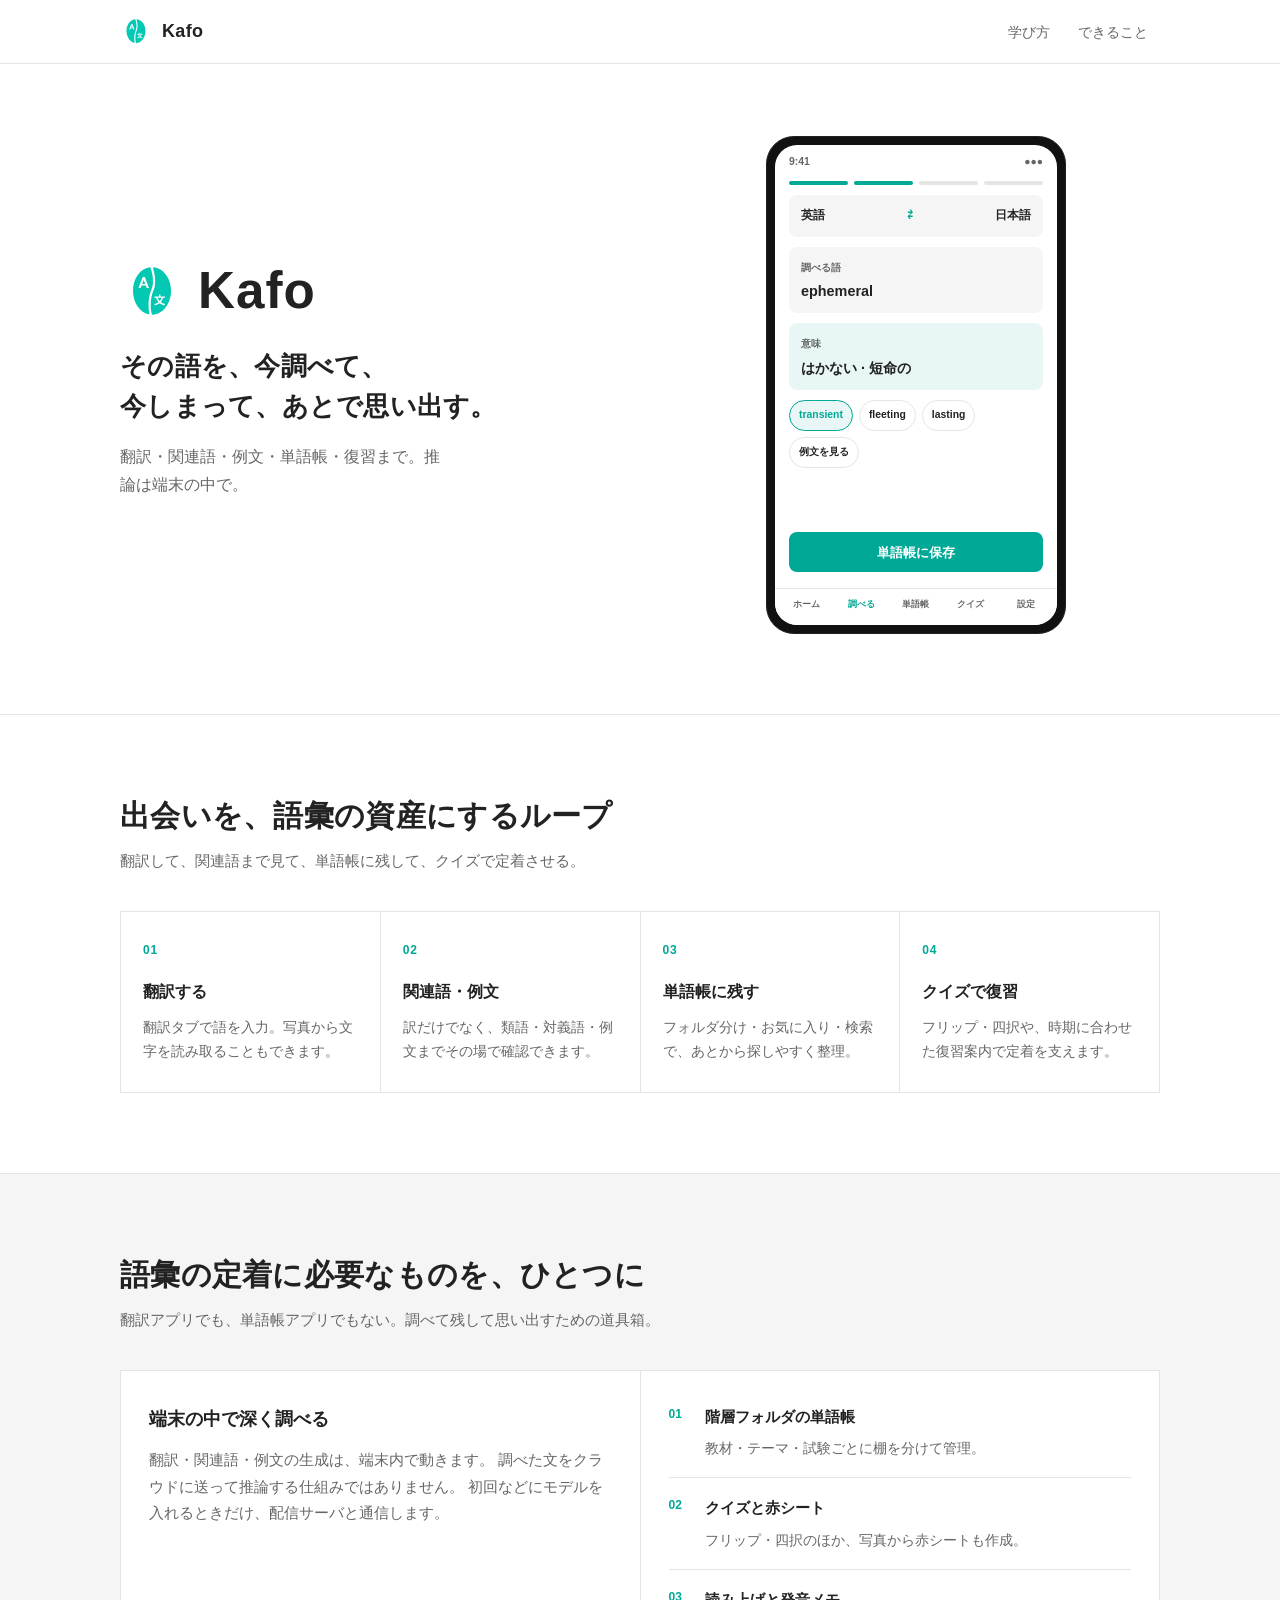
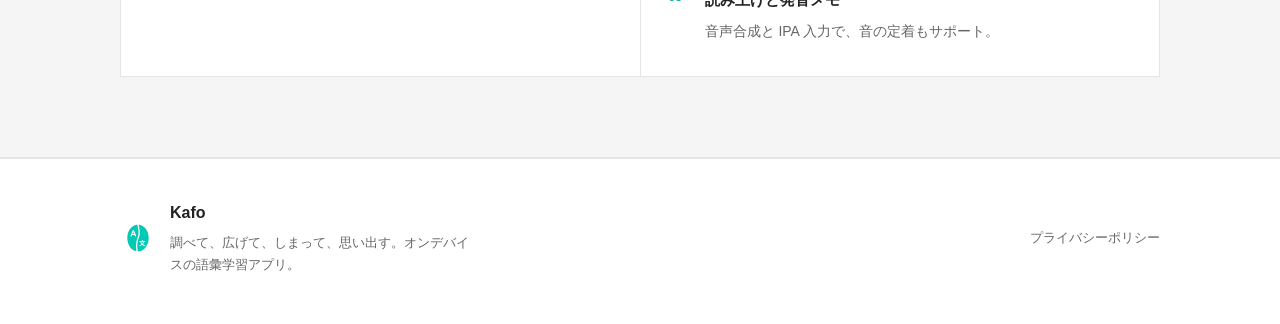
<file: index.html>
<!DOCTYPE html>
<html lang="ja">
<head>
  <meta charset="utf-8">
  <meta name="viewport" content="width=device-width, initial-scale=1">
  <title>Kafo — 調べて、広げて、しまって、思い出す語彙学習</title>
  <meta name="description" content="Kafo は、出会った語を端末の中で深く理解し、単語帳に残し、忘れそうなタイミングで復習するオンデバイス語彙学習アプリです。">
  <meta name="theme-color" content="#00C8B3">
  <link rel="canonical" href="https://devcat202510-gitty.github.io/kafo-legal/">
  <link rel="icon" href="./assets/img/kafo-icon-full.svg" type="image/svg+xml">
  <link rel="apple-touch-icon" href="./assets/img/apple-touch-icon.png">
  <meta property="og:title" content="Kafo">
  <meta property="og:description" content="調べた語をその場で深く理解し、自分の単語帳に残す。オンデバイスの語彙学習アプリ。">
  <meta property="og:type" content="website">
  <meta property="og:url" content="https://devcat202510-gitty.github.io/kafo-legal/">
  <meta property="og:image" content="https://devcat202510-gitty.github.io/kafo-legal/assets/img/kafo-icon-full.png">
  <meta property="og:locale" content="ja_JP">
  <link rel="stylesheet" href="./assets/css/site.css">
</head>
<body>
  <a class="skip" href="#main">本文へスキップ</a>

  <header class="site-nav">
    <div class="site-nav__inner">
      <a class="brand" href="./" aria-current="page">
        <img class="brand__mark" src="./assets/img/kafo-icon-full.svg" width="32" height="32" alt="">
        Kafo
      </a>
      <nav aria-label="サイト">
        <ul class="nav-links">
          <li><a href="#loop">学び方</a></li>
          <li><a href="#features">できること</a></li>
        </ul>
      </nav>
    </div>
  </header>

  <main id="main">
    <section class="hero" aria-labelledby="hero-brand">
      <div class="hero__inner">
        <div class="hero__copy">
          <div class="hero__identity">
            <img class="hero__icon" src="./assets/img/kafo-icon-full.svg" width="64" height="64" alt="">
            <p class="hero__brand" id="hero-brand">Kafo</p>
          </div>
          <h1 class="hero__title">その語を、今調べて、<br>今しまって、あとで思い出す。</h1>
          <p class="hero__lede">翻訳・関連語・例文・単語帳・復習まで。推論は端末の中で。</p>
        </div>

        <div class="device" aria-hidden="true">
          <div class="device__frame">
            <div class="device__screen">
              <div class="device__status">
                <span>9:41</span>
                <span>●●●</span>
              </div>
              <div class="device__body">
                <div class="pill-bar">
                  <span class="is-on"></span>
                  <span class="is-on"></span>
                  <span></span>
                  <span></span>
                </div>
                <div class="lang-row">
                  <span>英語</span>
                  <strong>⇄</strong>
                  <span>日本語</span>
                </div>
                <div class="field">
                  <p class="field__label">調べる語</p>
                  <p class="field__text">ephemeral</p>
                </div>
                <div class="field field--result">
                  <p class="field__label">意味</p>
                  <p class="field__text">はかない · 短命の</p>
                </div>
                <div class="chip-row" data-chip-cycle>
                  <span class="chip chip--mint">transient</span>
                  <span class="chip">fleeting</span>
                  <span class="chip">lasting</span>
                  <span class="chip">例文を見る</span>
                </div>
                <div class="fake-btn">単語帳に保存</div>
              </div>
              <div class="tabbar">
                <span>ホーム</span>
                <span class="is-active">調べる</span>
                <span>単語帳</span>
                <span>クイズ</span>
                <span>設定</span>
              </div>
            </div>
          </div>
        </div>
      </div>
    </section>

    <section class="section" id="loop" aria-labelledby="loop-title">
      <div class="section__inner">
        <div class="section__head reveal">
          <h2 id="loop-title">出会いを、語彙の資産にするループ</h2>
          <p>翻訳して、関連語まで見て、単語帳に残して、クイズで定着させる。</p>
        </div>
        <div class="loop reveal">
          <article class="loop__item">
            <h3>翻訳する</h3>
            <p>翻訳タブで語を入力。写真から文字を読み取ることもできます。</p>
          </article>
          <article class="loop__item">
            <h3>関連語・例文</h3>
            <p>訳だけでなく、類語・対義語・例文までその場で確認できます。</p>
          </article>
          <article class="loop__item">
            <h3>単語帳に残す</h3>
            <p>フォルダ分け・お気に入り・検索で、あとから探しやすく整理。</p>
          </article>
          <article class="loop__item">
            <h3>クイズで復習</h3>
            <p>フリップ・四択や、時期に合わせた復習案内で定着を支えます。</p>
          </article>
        </div>
      </div>
    </section>

    <section class="section section--soft" id="features" aria-labelledby="features-title">
      <div class="section__inner">
        <div class="section__head reveal">
          <h2 id="features-title">語彙の定着に必要なものを、ひとつに</h2>
          <p>翻訳アプリでも、単語帳アプリでもない。調べて残して思い出すための道具箱。</p>
        </div>

        <div class="feature-split reveal">
          <div class="feature-panel feature-panel--mint">
            <h3>端末の中で深く調べる</h3>
            <p>
              翻訳・関連語・例文の生成は、端末内で動きます。
              調べた文をクラウドに送って推論する仕組みではありません。
              初回などにモデルを入れるときだけ、配信サーバと通信します。
            </p>
          </div>
          <div class="feature-panel">
            <ul class="feature-list">
              <li>
                <span class="dot" aria-hidden="true">01</span>
                <div>
                  <strong>階層フォルダの単語帳</strong>
                  <span>教材・テーマ・試験ごとに棚を分けて管理。</span>
                </div>
              </li>
              <li>
                <span class="dot" aria-hidden="true">02</span>
                <div>
                  <strong>クイズと赤シート</strong>
                  <span>フリップ・四択のほか、写真から赤シートも作成。</span>
                </div>
              </li>
              <li>
                <span class="dot" aria-hidden="true">03</span>
                <div>
                  <strong>読み上げと発音メモ</strong>
                  <span>音声合成と IPA 入力で、音の定着もサポート。</span>
                </div>
              </li>
            </ul>
          </div>
        </div>
      </div>
    </section>
  </main>

  <footer class="site-footer">
    <div class="site-footer__inner">
      <div class="site-footer__brand">
        <img src="./assets/img/kafo-icon-full.svg" width="40" height="40" alt="">
        <div>
          <strong>Kafo</strong>
          <p>調べて、広げて、しまって、思い出す。オンデバイスの語彙学習アプリ。</p>
        </div>
      </div>
      <p class="legal-note">
        <a class="legal-note__pp" href="./privacy-policy/index.html">プライバシーポリシー</a>
      </p>
    </div>
  </footer>

  <script src="./assets/js/site.js" defer></script>
</body>
</html>
</file>
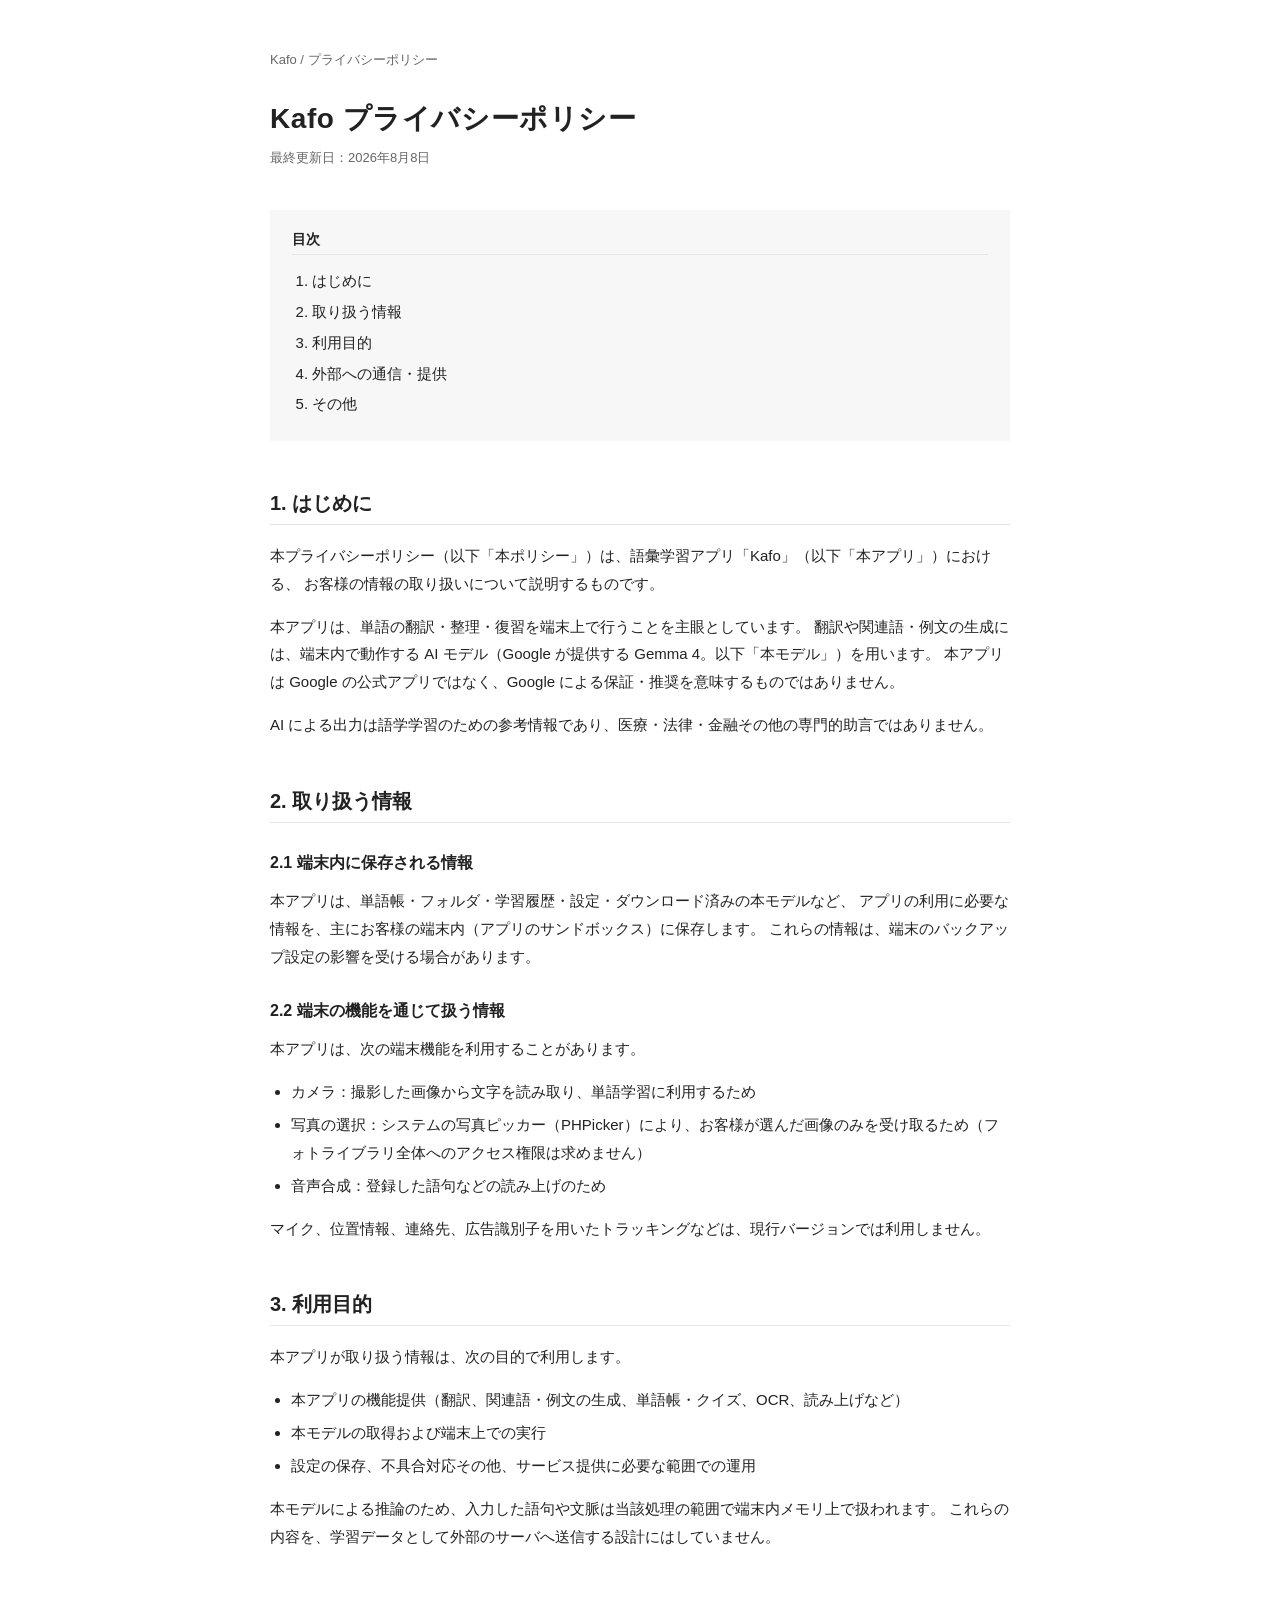
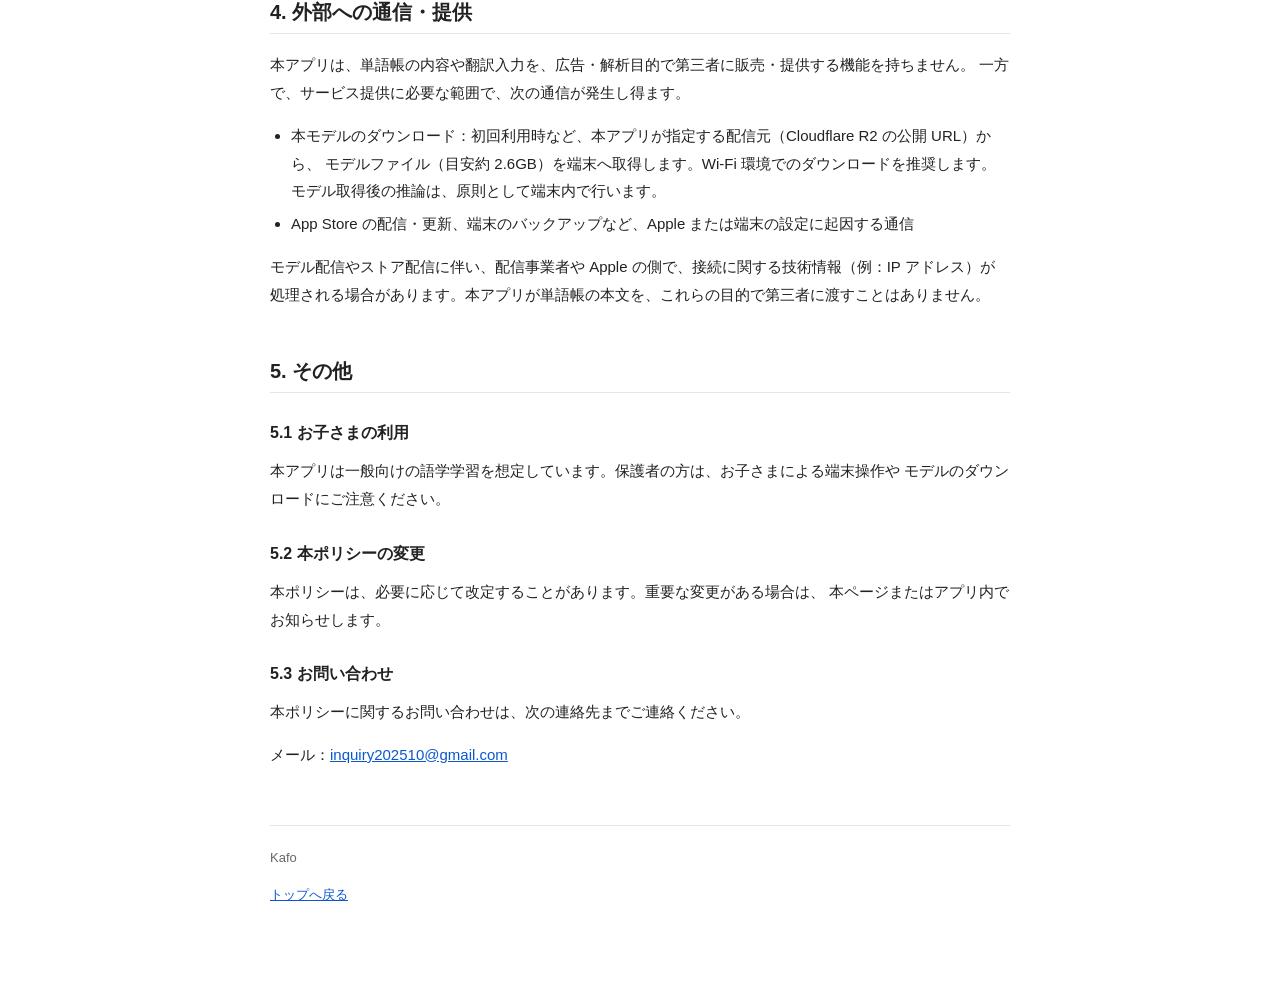
<file: privacy-policy/index.html>
<!DOCTYPE html>
<html lang="ja">
<head>
  <meta charset="utf-8">
  <meta name="viewport" content="width=device-width, initial-scale=1">
  <title>Kafo プライバシーポリシー</title>
  <meta name="description" content="語彙学習アプリ Kafo のプライバシーポリシー">
  <link rel="canonical" href="https://devcat202510-gitty.github.io/kafo-legal/privacy-policy/">
  <link rel="icon" href="../assets/img/kafo-icon-full.svg" type="image/svg+xml">
  <style>
    body {
      margin: 0;
      color: #222;
      background: #fff;
      font-family: "Hiragino Sans", "Hiragino Kaku Gothic ProN", "Noto Sans JP",
        -apple-system, BlinkMacSystemFont, "Segoe UI", sans-serif;
      font-size: 15px;
      line-height: 1.85;
      -webkit-text-size-adjust: 100%;
    }
    a { color: #0b57d0; }
    .page {
      max-width: 740px;
      margin: 0 auto;
      padding: 48px 20px 80px;
    }
    .crumb {
      margin: 0 0 28px;
      font-size: 13px;
      color: #666;
    }
    .crumb a {
      color: #666;
      text-decoration: none;
    }
    .crumb a:hover { text-decoration: underline; }
    h1 {
      margin: 0 0 8px;
      font-size: 28px;
      font-weight: 700;
      line-height: 1.35;
      letter-spacing: 0.02em;
    }
    .updated {
      margin: 0 0 40px;
      color: #666;
      font-size: 13px;
    }
    nav.index {
      margin: 0 0 48px;
      padding: 20px 22px;
      background: #f7f7f7;
    }
    nav.index h2 {
      margin: 0 0 12px;
      font-size: 14px;
      font-weight: 700;
    }
    nav.index ol {
      margin: 0;
      padding-left: 1.35em;
    }
    nav.index li { margin: 0.2em 0; }
    nav.index a {
      color: #222;
      text-decoration: none;
    }
    nav.index a:hover { text-decoration: underline; }
    h2 {
      margin: 2.4em 0 0.85em;
      padding-bottom: 0.35em;
      border-bottom: 1px solid #e5e5e5;
      font-size: 20px;
      font-weight: 700;
      line-height: 1.4;
    }
    h3 {
      margin: 1.6em 0 0.6em;
      font-size: 16px;
      font-weight: 700;
    }
    p { margin: 0 0 1em; }
    ul {
      margin: 0 0 1em;
      padding-left: 1.4em;
    }
    li + li { margin-top: 0.35em; }
    footer {
      margin-top: 56px;
      padding-top: 20px;
      border-top: 1px solid #e5e5e5;
      color: #666;
      font-size: 13px;
    }
  </style>
</head>
<body>
  <article class="page">
    <p class="crumb"><a href="../index.html">Kafo</a> / プライバシーポリシー</p>

    <h1>Kafo プライバシーポリシー</h1>
    <p class="updated">最終更新日：2026年8月8日</p>

    <nav class="index" aria-label="目次">
      <h2>目次</h2>
      <ol>
        <li><a href="#intro">はじめに</a></li>
        <li><a href="#data">取り扱う情報</a></li>
        <li><a href="#purpose">利用目的</a></li>
        <li><a href="#network">外部への通信・提供</a></li>
        <li><a href="#other">その他</a></li>
      </ol>
    </nav>

    <h2 id="intro">1. はじめに</h2>
    <p>
      本プライバシーポリシー（以下「本ポリシー」）は、語彙学習アプリ「Kafo」（以下「本アプリ」）における、
      お客様の情報の取り扱いについて説明するものです。
    </p>
    <p>
      本アプリは、単語の翻訳・整理・復習を端末上で行うことを主眼としています。
      翻訳や関連語・例文の生成には、端末内で動作する AI モデル（Google が提供する Gemma 4。以下「本モデル」）を用います。
      本アプリは Google の公式アプリではなく、Google による保証・推奨を意味するものではありません。
    </p>
    <p>
      AI による出力は語学学習のための参考情報であり、医療・法律・金融その他の専門的助言ではありません。
    </p>

    <h2 id="data">2. 取り扱う情報</h2>
    <h3>2.1 端末内に保存される情報</h3>
    <p>
      本アプリは、単語帳・フォルダ・学習履歴・設定・ダウンロード済みの本モデルなど、
      アプリの利用に必要な情報を、主にお客様の端末内（アプリのサンドボックス）に保存します。
      これらの情報は、端末のバックアップ設定の影響を受ける場合があります。
    </p>
    <h3>2.2 端末の機能を通じて扱う情報</h3>
    <p>本アプリは、次の端末機能を利用することがあります。</p>
    <ul>
      <li>カメラ：撮影した画像から文字を読み取り、単語学習に利用するため</li>
      <li>写真の選択：システムの写真ピッカー（PHPicker）により、お客様が選んだ画像のみを受け取るため（フォトライブラリ全体へのアクセス権限は求めません）</li>
      <li>音声合成：登録した語句などの読み上げのため</li>
    </ul>
    <p>
      マイク、位置情報、連絡先、広告識別子を用いたトラッキングなどは、現行バージョンでは利用しません。
    </p>

    <h2 id="purpose">3. 利用目的</h2>
    <p>本アプリが取り扱う情報は、次の目的で利用します。</p>
    <ul>
      <li>本アプリの機能提供（翻訳、関連語・例文の生成、単語帳・クイズ、OCR、読み上げなど）</li>
      <li>本モデルの取得および端末上での実行</li>
      <li>設定の保存、不具合対応その他、サービス提供に必要な範囲での運用</li>
    </ul>
    <p>
      本モデルによる推論のため、入力した語句や文脈は当該処理の範囲で端末内メモリ上で扱われます。
      これらの内容を、学習データとして外部のサーバへ送信する設計にはしていません。
    </p>

    <h2 id="network">4. 外部への通信・提供</h2>
    <p>
      本アプリは、単語帳の内容や翻訳入力を、広告・解析目的で第三者に販売・提供する機能を持ちません。
      一方で、サービス提供に必要な範囲で、次の通信が発生し得ます。
    </p>
    <ul>
      <li>
        本モデルのダウンロード：初回利用時など、本アプリが指定する配信元（Cloudflare R2 の公開 URL）から、
        モデルファイル（目安約 2.6GB）を端末へ取得します。Wi‑Fi 環境でのダウンロードを推奨します。
        モデル取得後の推論は、原則として端末内で行います。
      </li>
      <li>
        App Store の配信・更新、端末のバックアップなど、Apple または端末の設定に起因する通信
      </li>
    </ul>
    <p>
      モデル配信やストア配信に伴い、配信事業者や Apple の側で、接続に関する技術情報（例：IP アドレス）が
      処理される場合があります。本アプリが単語帳の本文を、これらの目的で第三者に渡すことはありません。
    </p>

    <h2 id="other">5. その他</h2>
    <h3>5.1 お子さまの利用</h3>
    <p>
      本アプリは一般向けの語学学習を想定しています。保護者の方は、お子さまによる端末操作や
      モデルのダウンロードにご注意ください。
    </p>
    <h3>5.2 本ポリシーの変更</h3>
    <p>
      本ポリシーは、必要に応じて改定することがあります。重要な変更がある場合は、
      本ページまたはアプリ内でお知らせします。
    </p>
    <h3>5.3 お問い合わせ</h3>
    <p>本ポリシーに関するお問い合わせは、次の連絡先までご連絡ください。</p>
    <!-- 公開前に実メールへ差し替え -->
    <p>メール：<a href="mailto:inquiry202510@gmail.com">inquiry202510@gmail.com</a></p>

    <footer>
      <p>Kafo</p>
      <p><a href="../index.html">トップへ戻る</a></p>
    </footer>
  </article>
</body>
</html>
</file>
<file: assets/css/site.css>
/* Kafo site — flat corporate style (no gradients) */
:root {
  --accent: #00a896;
  --accent-soft: #e8f7f5;
  --text: #222222;
  --text-soft: #666666;
  --border: #e5e5e5;
  --muted: #f5f5f5;
  --white: #ffffff;
  --radius: 8px;
  --max: 1040px;
  --font: "Hiragino Sans", "Hiragino Kaku Gothic ProN", "Noto Sans JP",
    -apple-system, BlinkMacSystemFont, "Segoe UI", sans-serif;
  --ease: ease;
}

*,
*::before,
*::after {
  box-sizing: border-box;
}

html {
  scroll-behavior: smooth;
}

@media (prefers-reduced-motion: reduce) {
  html {
    scroll-behavior: auto;
  }
  *,
  *::before,
  *::after {
    animation: none !important;
    transition: none !important;
  }
}

body {
  margin: 0;
  color: var(--text);
  background: var(--white);
  font-family: var(--font);
  font-size: 15px;
  font-weight: 400;
  line-height: 1.8;
  -webkit-font-smoothing: antialiased;
}

img,
svg {
  display: block;
  max-width: 100%;
}

a {
  color: inherit;
}

.skip {
  position: absolute;
  left: -9999px;
  top: 0;
  z-index: 100;
  padding: 10px 14px;
  background: var(--text);
  color: var(--white);
  font-weight: 700;
}

.skip:focus {
  left: 12px;
  top: 12px;
}

/* —— Nav —— */
.site-nav {
  position: sticky;
  top: 0;
  z-index: 40;
  height: 64px;
  display: flex;
  align-items: center;
  background: var(--white);
  border-bottom: 1px solid var(--border);
}

.site-nav__inner {
  width: min(100% - 40px, var(--max));
  margin-inline: auto;
  display: flex;
  align-items: center;
  justify-content: space-between;
  gap: 16px;
}

.brand {
  display: inline-flex;
  align-items: center;
  gap: 10px;
  text-decoration: none;
  font-weight: 700;
  font-size: 1.125rem;
  letter-spacing: 0.02em;
  color: var(--text);
}

.brand__mark {
  width: 32px;
  height: 32px;
  /* PNG already has iOS squircle alpha — do not add border-radius */
  border-radius: 0;
  border: 0;
}

.nav-links {
  display: flex;
  align-items: center;
  gap: 4px;
  list-style: none;
  margin: 0;
  padding: 0;
}

.nav-links a {
  text-decoration: none;
  font-size: 0.875rem;
  font-weight: 500;
  color: var(--text-soft);
  padding: 8px 12px;
}

.nav-links a:hover {
  color: var(--text);
}

/* —— Hero —— */
.hero {
  padding: 72px 0 80px;
  background: var(--white);
  border-bottom: 1px solid var(--border);
}

.hero__inner {
  width: min(100% - 40px, var(--max));
  margin-inline: auto;
  display: grid;
  grid-template-columns: 1fr 1fr;
  gap: clamp(32px, 5vw, 64px);
  align-items: center;
}

.hero__copy {
  max-width: 34rem;
}

.hero__identity {
  display: flex;
  align-items: center;
  gap: 14px;
  margin: 0 0 24px;
}

.hero__icon {
  width: 64px;
  height: 64px;
  border-radius: 0;
  border: 0;
  flex-shrink: 0;
}

.hero__brand {
  margin: 0;
  font-size: clamp(2.4rem, 5vw, 3.2rem);
  font-weight: 700;
  line-height: 1.1;
  letter-spacing: 0.02em;
  color: var(--text);
}

.hero__title {
  margin: 0 0 16px;
  font-size: clamp(1.25rem, 2.2vw, 1.6rem);
  font-weight: 700;
  line-height: 1.55;
  letter-spacing: 0.01em;
}

.hero__lede {
  margin: 0 0 12px;
  max-width: 36ch;
  color: var(--text-soft);
  font-size: 1rem;
  line-height: 1.75;
}

.hero__note {
  margin: 0;
  color: var(--text-soft);
  font-size: 0.8125rem;
}

/* —— Phone mock —— */
.device {
  justify-self: end;
  width: min(100%, 300px);
  margin-inline: auto;
}

.device__frame {
  border-radius: 28px;
  background: #111;
  padding: 8px;
  border: 1px solid #222;
}

.device__screen {
  border-radius: 22px;
  overflow: hidden;
  background: var(--white);
  min-height: 480px;
  display: flex;
  flex-direction: column;
}

.device__status {
  height: 26px;
  display: flex;
  align-items: center;
  justify-content: space-between;
  padding: 8px 14px 0;
  font-size: 0.65rem;
  font-weight: 600;
  color: var(--text-soft);
}

.device__body {
  padding: 10px 14px 16px;
  display: flex;
  flex-direction: column;
  gap: 10px;
  flex: 1;
}

.pill-bar {
  display: grid;
  grid-template-columns: 1fr 1fr 1fr 1fr;
  gap: 6px;
}

.pill-bar span {
  height: 4px;
  border-radius: 999px;
  background: var(--border);
}

.pill-bar span.is-on {
  background: var(--accent);
}

.lang-row {
  display: flex;
  align-items: center;
  justify-content: space-between;
  gap: 8px;
  padding: 10px 12px;
  background: var(--muted);
  border-radius: var(--radius);
  font-size: 0.75rem;
  font-weight: 600;
}

.lang-row strong {
  color: var(--accent);
  font-weight: 700;
}

.field {
  padding: 12px;
  background: var(--muted);
  border-radius: var(--radius);
}

.field__label {
  margin: 0 0 4px;
  font-size: 0.65rem;
  font-weight: 600;
  color: var(--text-soft);
}

.field__text {
  margin: 0;
  font-size: 0.9rem;
  font-weight: 700;
  line-height: 1.4;
}

.field--result {
  background: var(--accent-soft);
}

.chip-row {
  display: flex;
  flex-wrap: wrap;
  gap: 6px;
}

.chip {
  padding: 5px 9px;
  border-radius: 999px;
  background: var(--white);
  border: 1px solid var(--border);
  font-size: 0.65rem;
  font-weight: 600;
}

.chip--mint {
  border-color: var(--accent);
  background: var(--accent-soft);
  color: var(--accent);
}

.fake-btn {
  margin-top: auto;
  height: 40px;
  border-radius: var(--radius);
  background: var(--accent);
  color: var(--white);
  display: grid;
  place-items: center;
  font-size: 0.8rem;
  font-weight: 700;
}

.tabbar {
  display: grid;
  grid-template-columns: repeat(5, 1fr);
  border-top: 1px solid var(--border);
  padding: 8px 4px 12px;
  background: var(--white);
}

.tabbar span {
  text-align: center;
  font-size: 0.55rem;
  font-weight: 600;
  color: var(--text-soft);
}

.tabbar span.is-active {
  color: var(--accent);
}

/* —— Sections —— */
.section {
  padding: 80px 0;
  background: var(--white);
}

.section--soft {
  background: var(--muted);
  border-top: 1px solid var(--border);
  border-bottom: 1px solid var(--border);
}

.section__inner {
  width: min(100% - 40px, var(--max));
  margin-inline: auto;
}

.section__head {
  max-width: 36rem;
  margin-bottom: 36px;
}

.section__head h2 {
  margin: 0 0 12px;
  font-size: clamp(1.4rem, 2.6vw, 1.85rem);
  font-weight: 700;
  letter-spacing: 0.01em;
  line-height: 1.4;
}

.section__head p {
  margin: 0;
  color: var(--text-soft);
  font-size: 0.95rem;
  line-height: 1.75;
}

/* Loop */
.loop {
  display: grid;
  grid-template-columns: repeat(4, 1fr);
  gap: 1px;
  background: var(--border);
  border: 1px solid var(--border);
  counter-reset: step;
}

.loop__item {
  padding: 28px 22px;
  background: var(--white);
  min-height: 160px;
}

.loop__item::before {
  counter-increment: step;
  content: "0" counter(step);
  display: block;
  margin-bottom: 16px;
  color: var(--accent);
  font-size: 0.75rem;
  font-weight: 700;
  letter-spacing: 0.06em;
}

.loop__item h3 {
  margin: 0 0 10px;
  font-size: 1rem;
  font-weight: 700;
}

.loop__item p {
  margin: 0;
  color: var(--text-soft);
  font-size: 0.875rem;
  line-height: 1.7;
}

/* Feature split */
.feature-split {
  display: grid;
  grid-template-columns: 1fr 1fr;
  gap: 1px;
  background: var(--border);
  border: 1px solid var(--border);
}

.feature-panel {
  padding: 32px 28px;
  background: var(--white);
}

.feature-panel--mint {
  background: var(--white);
}

.feature-panel h3 {
  margin: 0 0 12px;
  font-size: 1.125rem;
  font-weight: 700;
}

.feature-panel p {
  margin: 0;
  color: var(--text-soft);
  line-height: 1.75;
}

.feature-list {
  margin: 0;
  padding: 0;
  list-style: none;
  display: grid;
  gap: 0;
}

.feature-list li {
  display: grid;
  grid-template-columns: 1.5rem 1fr;
  gap: 12px;
  align-items: start;
  padding: 16px 0;
  border-top: 1px solid var(--border);
}

.feature-list li:first-child {
  border-top: 0;
  padding-top: 0;
}

.feature-list li:last-child {
  padding-bottom: 0;
}

.feature-list .dot {
  width: auto;
  height: auto;
  margin-top: 2px;
  border-radius: 0;
  background: transparent;
  box-shadow: none;
  color: var(--accent);
  font-size: 0.75rem;
  font-weight: 700;
}

.feature-list .dot--violet,
.feature-list .dot--red {
  background: transparent;
  box-shadow: none;
  color: var(--accent);
}

.feature-list strong {
  display: block;
  margin-bottom: 4px;
  font-size: 0.95rem;
  font-weight: 700;
}

.feature-list span {
  color: var(--text-soft);
  font-size: 0.875rem;
  line-height: 1.65;
}

/* Reveal */
.reveal {
  opacity: 0;
  transform: translateY(12px);
  transition: opacity 0.5s var(--ease), transform 0.5s var(--ease);
}

.reveal.is-in {
  opacity: 1;
  transform: none;
}

/* Footer */
.site-footer {
  border-top: 1px solid var(--border);
  background: var(--white);
  padding: 40px 0 48px;
}

.site-footer__inner {
  width: min(100% - 40px, var(--max));
  margin-inline: auto;
  display: flex;
  align-items: center;
  justify-content: space-between;
  gap: 24px;
}

.site-footer__brand {
  display: flex;
  align-items: center;
  gap: 14px;
  min-width: 0;
}

.site-footer__brand img {
  width: 36px;
  height: 36px;
  border-radius: 0;
  border: 0;
  flex-shrink: 0;
}

.site-footer strong {
  display: block;
  font-size: 1rem;
  font-weight: 700;
  margin-bottom: 4px;
}

.site-footer p {
  margin: 0;
  color: var(--text-soft);
  font-size: 0.8125rem;
  max-width: 42ch;
  line-height: 1.7;
}

.legal-note {
  margin: 0;
  padding: 0;
  border: 0;
  color: var(--text-soft);
  font-size: 0.75rem;
  line-height: 1.6;
  text-align: right;
  flex-shrink: 0;
}

.legal-note__pp {
  color: var(--text-soft);
  font-weight: 500;
  text-decoration: none;
}

.legal-note__pp:hover {
  color: var(--text);
  text-decoration: underline;
  text-underline-offset: 2px;
}

/* Responsive */
@media (max-width: 900px) {
  .hero {
    padding: 48px 0 56px;
  }

  .hero__inner,
  .feature-split,
  .loop {
    grid-template-columns: 1fr;
  }

  .device {
    justify-self: center;
    width: min(100%, 280px);
  }

  .loop {
    gap: 0;
    border: 0;
    background: transparent;
  }

  .loop__item {
    border: 1px solid var(--border);
    border-bottom: 0;
  }

  .loop__item:last-child {
    border-bottom: 1px solid var(--border);
  }

  .feature-split {
    gap: 0;
    border: 0;
    background: transparent;
  }

  .feature-panel {
    border: 1px solid var(--border);
  }

  .feature-panel + .feature-panel {
    border-top: 0;
  }

  .site-footer__inner {
    align-items: flex-start;
  }
}
</file>
